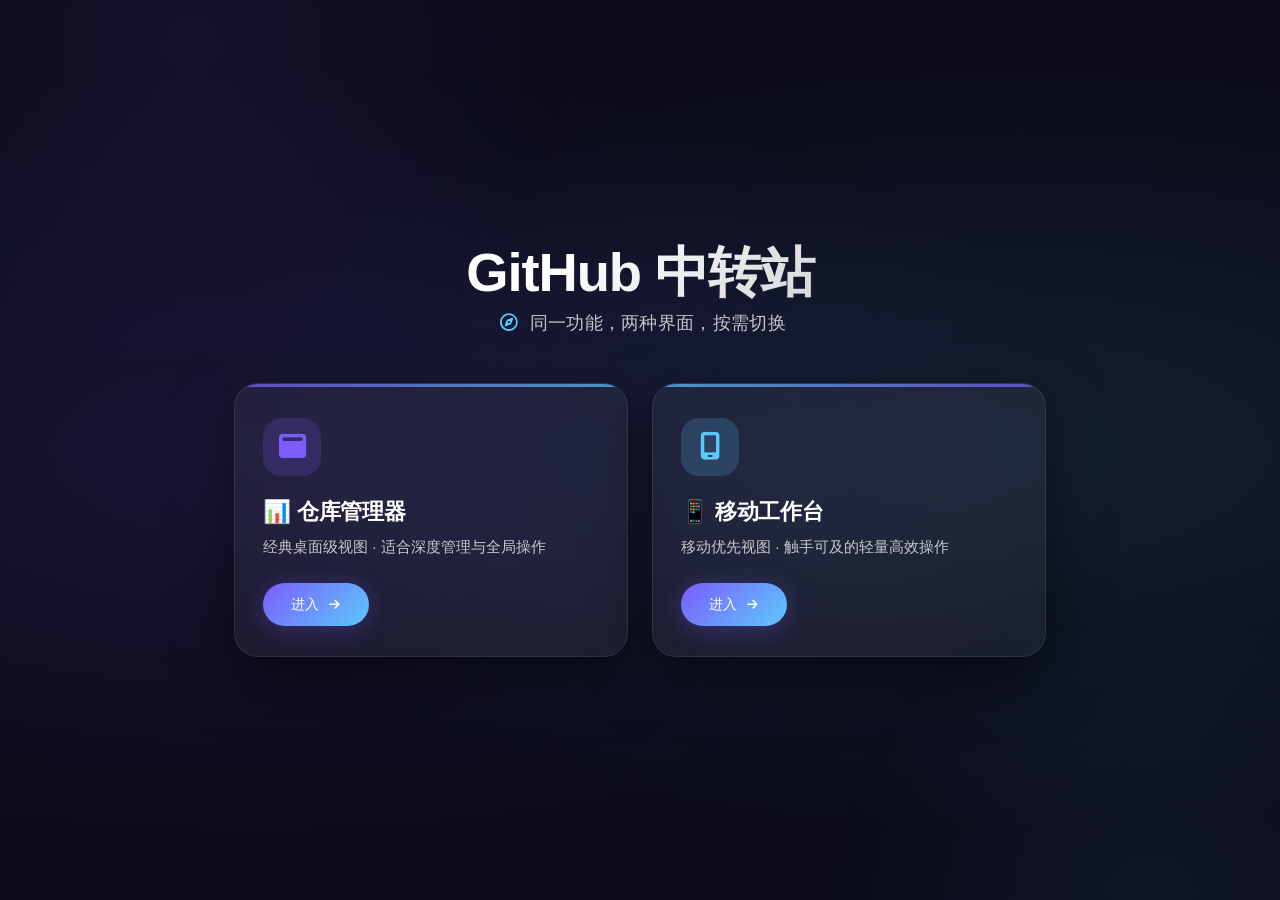
<file: index.html>
<!DOCTYPE html>
<html lang="zh-CN">
<head>
    <meta charset="UTF-8" />
    <meta name="viewport" content="width=device-width, initial-scale=1.0" />
    <title>GitHub UI 中转站</title>
    <!-- 预连接加速 -->
    <link rel="preconnect" href="https://cdnjs.cloudflare.com" />
    <link rel="dns-prefetch" href="https://cdnjs.cloudflare.com" />
    <!-- Font Awesome 6 (免费版) -->
    <link rel="stylesheet" href="https://cdnjs.cloudflare.com/ajax/libs/font-awesome/6.5.0/css/all.min.css" />
    <style>
        /* ===== 全局重置 & 基础 ===== */
        *,
        *::before,
        *::after {
            margin: 0;
            padding: 0;
            box-sizing: border-box;
        }

        :root {
            --bg-primary: #0b0b1a;
            --bg-card: rgba(255, 255, 255, 0.05);
            --border-card: rgba(255, 255, 255, 0.08);
            --text-primary: #ffffff;
            --text-secondary: rgba(255, 255, 255, 0.75);
            --text-muted: rgba(255, 255, 255, 0.45);
            --accent-purple: #7c5cfc;
            --accent-blue: #5cc9fc;
            --shadow-card: 0 20px 60px rgba(0, 0, 0, 0.5);
            --radius-card: 24px;
            --transition: 0.25s cubic-bezier(0.25, 0.46, 0.45, 0.94);
            --font-stack: -apple-system, BlinkMacSystemFont, "Segoe UI", Roboto, "Helvetica Neue", Arial, sans-serif;
        }

        html {
            font-size: 16px;
            -webkit-font-smoothing: antialiased;
        }

        body {
            font-family: var(--font-stack);
            min-height: 100vh;
            min-height: 100dvh;
            display: flex;
            align-items: center;
            justify-content: center;
            background: var(--bg-primary);
            background-image:
                radial-gradient(ellipse at 20% 50%, rgba(124, 92, 252, 0.12) 0%, transparent 60%),
                radial-gradient(ellipse at 80% 50%, rgba(92, 201, 252, 0.10) 0%, transparent 60%);
            padding: 20px;
            margin: 0;
        }

        /* ===== 背景装饰光晕 ===== */
        body::before {
            content: '';
            position: fixed;
            top: -30%;
            left: -20%;
            width: 70%;
            height: 70%;
            background: radial-gradient(circle, rgba(124, 92, 252, 0.08) 0%, transparent 70%);
            pointer-events: none;
            z-index: 0;
            animation: glowFloat 20s ease-in-out infinite alternate;
        }
        body::after {
            content: '';
            position: fixed;
            bottom: -30%;
            right: -20%;
            width: 60%;
            height: 60%;
            background: radial-gradient(circle, rgba(92, 201, 252, 0.06) 0%, transparent 70%);
            pointer-events: none;
            z-index: 0;
            animation: glowFloat 25s ease-in-out infinite alternate-reverse;
        }

        @keyframes glowFloat {
            0% {
                transform: translate(0, 0) scale(1);
            }
            100% {
                transform: translate(40px, -30px) scale(1.1);
            }
        }

        /* ===== 主容器 ===== */
        .container {
            position: relative;
            z-index: 1;
            width: 100%;
            max-width: 820px;
            margin: 0 auto;
            padding: 10px 0;
        }

        /* ===== 头部 ===== */
        .header {
            text-align: center;
            margin-bottom: 48px;
            padding: 0 12px;
        }

        .header h1 {
            font-size: clamp(2.2rem, 6vw, 3.4rem);
            font-weight: 700;
            color: var(--text-primary);
            letter-spacing: -0.02em;
            line-height: 1.1;
            margin-bottom: 8px;
            background: linear-gradient(135deg, #ffffff 40%, rgba(255, 255, 255, 0.7) 100%);
            -webkit-background-clip: text;
            -webkit-text-fill-color: transparent;
            background-clip: text;
        }

        .header p {
            font-size: clamp(0.95rem, 1.6vw, 1.1rem);
            color: var(--text-secondary);
            font-weight: 400;
            letter-spacing: 0.3px;
        }
        .header p i {
            color: var(--accent-blue);
            margin: 0 6px;
        }

        /* ===== 卡片网格 ===== */
        .cards {
            display: grid;
            grid-template-columns: 1fr 1fr;
            gap: 24px;
            padding: 0 4px;
        }

        /* ===== 单个卡片 ===== */
        .card {
            display: flex;
            flex-direction: column;
            align-items: flex-start;
            padding: 34px 28px 30px;
            background: var(--bg-card);
            border: 1px solid var(--border-card);
            border-radius: var(--radius-card);
            backdrop-filter: blur(16px);
            -webkit-backdrop-filter: blur(16px);
            box-shadow: var(--shadow-card);
            text-decoration: none;
            color: var(--text-primary);
            transition: transform var(--transition), box-shadow var(--transition), border-color var(--transition);
            position: relative;
            overflow: hidden;
            will-change: transform;
        }

        /* 卡片悬停效果 */
        .card:hover {
            transform: translateY(-8px) scale(1.01);
            box-shadow: 0 32px 80px rgba(0, 0, 0, 0.65);
            border-color: rgba(255, 255, 255, 0.15);
        }

        /* 顶部彩色装饰线 */
        .card::after {
            content: '';
            position: absolute;
            top: 0;
            left: 0;
            right: 0;
            height: 3px;
            border-radius: var(--radius-card) var(--radius-card) 0 0;
            opacity: 0.7;
            transition: opacity var(--transition);
        }
        .card-repo::after {
            background: linear-gradient(90deg, var(--accent-purple), var(--accent-blue));
        }
        .card-mobile::after {
            background: linear-gradient(90deg, var(--accent-blue), var(--accent-purple));
        }

        .card-icon {
            width: 58px;
            height: 58px;
            border-radius: 18px;
            display: flex;
            align-items: center;
            justify-content: center;
            font-size: 1.7rem;
            margin-bottom: 20px;
            flex-shrink: 0;
            transition: transform var(--transition);
        }
        .card-repo .card-icon {
            background: rgba(124, 92, 252, 0.18);
            color: var(--accent-purple);
        }
        .card-mobile .card-icon {
            background: rgba(92, 201, 252, 0.18);
            color: var(--accent-blue);
        }
        .card:hover .card-icon {
            transform: scale(1.05) rotate(-3deg);
        }

        .card h2 {
            font-size: 1.4rem;
            font-weight: 600;
            color: var(--text-primary);
            margin-bottom: 8px;
            letter-spacing: -0.01em;
        }

        .card-desc {
            font-size: 0.95rem;
            color: var(--text-secondary);
            line-height: 1.6;
            margin-bottom: 24px;
            flex: 1;
        }

        .card-action {
            display: inline-flex;
            align-items: center;
            gap: 10px;
            padding: 12px 28px;
            border-radius: 100px;
            font-weight: 550;
            font-size: 0.9rem;
            background: linear-gradient(135deg, var(--accent-purple), var(--accent-blue));
            color: #ffffff;
            border: none;
            cursor: pointer;
            transition: transform var(--transition), box-shadow var(--transition);
            text-decoration: none;
            box-shadow: 0 4px 24px rgba(124, 92, 252, 0.30);
            letter-spacing: 0.2px;
        }
        .card-action i {
            font-size: 0.75rem;
            transition: transform var(--transition);
        }
        .card-action:hover {
            transform: translateX(5px);
            box-shadow: 0 8px 32px rgba(124, 92, 252, 0.45);
        }
        .card-action:hover i {
            transform: translateX(5px);
        }

        /* ===== 响应式 ===== */
        @media (max-width: 640px) {
            body {
                padding: 16px;
                align-items: flex-start;
                padding-top: 40px;
            }

            .header {
                margin-bottom: 32px;
            }
            .header h1 {
                font-size: 1.9rem;
            }
            .header p {
                font-size: 0.9rem;
            }

            .cards {
                grid-template-columns: 1fr;
                gap: 18px;
                padding: 0;
            }

            .card {
                padding: 26px 22px 24px;
                border-radius: 20px;
            }
            .card-icon {
                width: 50px;
                height: 50px;
                font-size: 1.4rem;
                border-radius: 14px;
                margin-bottom: 16px;
            }
            .card h2 {
                font-size: 1.2rem;
            }
            .card-desc {
                font-size: 0.88rem;
                margin-bottom: 20px;
            }
            .card-action {
                padding: 10px 22px;
                font-size: 0.85rem;
            }
        }

        @media (max-width: 380px) {
            .card {
                padding: 20px 16px 20px;
            }
            .card-icon {
                width: 44px;
                height: 44px;
                font-size: 1.2rem;
            }
            .card h2 {
                font-size: 1.05rem;
            }
            .header h1 {
                font-size: 1.6rem;
            }
        }

        /* ===== 滚动条美化 ===== */
        ::-webkit-scrollbar {
            width: 5px;
            height: 5px;
        }
        ::-webkit-scrollbar-track {
            background: transparent;
        }
        ::-webkit-scrollbar-thumb {
            background: rgba(255, 255, 255, 0.12);
            border-radius: 10px;
        }
        ::-webkit-scrollbar-thumb:hover {
            background: rgba(255, 255, 255, 0.20);
        }

        /* ===== 入场动画 ===== */
        .container>* {
            opacity: 0;
            animation: fadeUp 0.5s ease-out forwards;
        }
        .header {
            animation-delay: 0.04s;
        }
        .card:nth-child(1) {
            animation-delay: 0.10s;
        }
        .card:nth-child(2) {
            animation-delay: 0.18s;
        }

        @keyframes fadeUp {
            0% {
                opacity: 0;
                transform: translateY(20px);
            }
            100% {
                opacity: 1;
                transform: translateY(0);
            }
        }

        ::selection {
            background: rgba(124, 92, 252, 0.35);
            color: #fff;
        }
    </style>
</head>
<body>

    <div class="container" role="main">

        <!-- ===== 极简头部 ===== -->
        <header class="header">
            <h1>GitHub 中转站</h1>
            <p>
                <i class="fa-regular fa-compass"></i>
                同一功能，两种界面，按需切换
            </p>
        </header>

        <!-- ===== 双卡选择 ===== -->
        <div class="cards">

            <!-- 卡片 1: 仓库管理器 (桌面/经典UI) -->
            <a href="gk-glq.html" target="_blank" rel="noopener noreferrer" class="card card-repo" aria-label="进入仓库管理器">
                <div class="card-icon">
                    <i class="fa-solid fa-window-maximize" aria-hidden="true"></i>
                </div>
                <h2>📊 仓库管理器</h2>
                <p class="card-desc">
                    经典桌面级视图 · 适合深度管理与全局操作
                </p>
                <span class="card-action">
                    进入 <i class="fa-solid fa-arrow-right" aria-hidden="true"></i>
                </span>
            </a>

            <!-- 卡片 2: 移动工作台 (移动/轻量UI) -->
            <a href="gk-gzt.html" target="_blank" rel="noopener noreferrer" class="card card-mobile" aria-label="进入移动工作台">
                <div class="card-icon">
                    <i class="fa-solid fa-mobile-screen" aria-hidden="true"></i>
                </div>
                <h2>📱 移动工作台</h2>
                <p class="card-desc">
                    移动优先视图 · 触手可及的轻量高效操作
                </p>
                <span class="card-action">
                    进入 <i class="fa-solid fa-arrow-right" aria-hidden="true"></i>
                </span>
            </a>

        </div>

    </div>

    <!-- ===== 键盘快捷键 (1和2快速跳转，不加多余UI) ===== -->
    <script>
        (function() {
            'use strict';
            document.addEventListener('keydown', function(e) {
                if (e.target.tagName === 'INPUT' || e.target.tagName === 'TEXTAREA') return;
                const cards = document.querySelectorAll('.card');
                if (e.key === '1' && cards[0]) {
                    e.preventDefault();
                    cards[0].click();
                } else if (e.key === '2' && cards[1]) {
                    e.preventDefault();
                    cards[1].click();
                }
            });
        })();
    </script>

</body>
</html>
</file>
